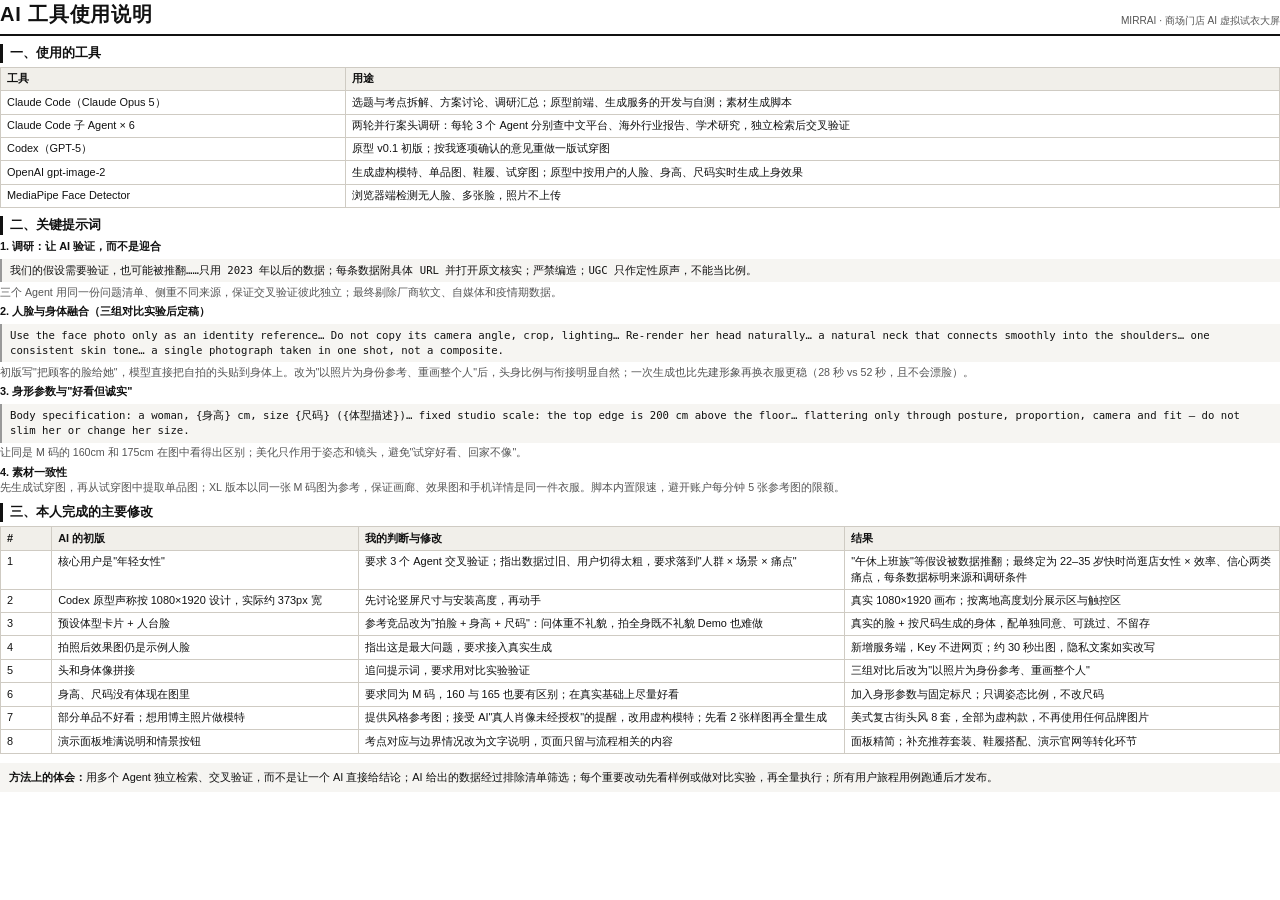
<file: deliverables/ai_usage.html>
<!doctype html>
<html lang="zh-CN"><head><meta charset="utf-8"><title>MIRRAI AI 工具使用说明</title>
<style>
@page { size: A4; margin: 9mm 12mm; }
* { box-sizing: border-box; margin: 0; }
body { font-family: "PingFang SC", "Helvetica Neue", Arial, sans-serif; color: #111; font-size: 8.2pt; line-height: 1.42; }
header { border-bottom: 1.5pt solid #111; padding-bottom: 4pt; margin-bottom: 6pt; display: flex; justify-content: space-between; align-items: flex-end; }
h1 { font-size: 15pt; letter-spacing: .04em; font-weight: 600; }
header span { font-size: 7.6pt; color: #555; }
h2 { font-size: 10pt; margin: 6pt 0 3pt; padding-left: 5pt; border-left: 2.5pt solid #111; }
table { width: 100%; border-collapse: collapse; margin-bottom: 3pt; }
th, td { border: .5pt solid #cfcbc3; padding: 2.6pt 4.5pt; vertical-align: top; text-align: left; }
th { background: #f1efea; font-weight: 600; }
blockquote { background: #f6f5f2; border-left: 2pt solid #999; padding: 3pt 6pt; margin: 3pt 0 2pt; font-size: 8pt; font-family: Menlo, "PingFang SC", monospace; line-height: 1.45; }
.why { color: #555; font-size: 8pt; margin-bottom: 3pt; }
.k { font-weight: 600; }
b { font-weight: 600; }
.foot { margin-top: 7pt; background: #f6f5f2; padding: 5pt 7pt; font-size: 8.2pt; }
</style></head><body>
<header><h1>AI 工具使用说明</h1><span>MIRRAI · 商场门店 AI 虚拟试衣大屏</span></header>

<h2>一、使用的工具</h2>
<table>
  <tr><th style="width:27%">工具</th><th>用途</th></tr>
  <tr><td>Claude Code（Claude Opus 5）</td><td>选题与考点拆解、方案讨论、调研汇总；原型前端、生成服务的开发与自测；素材生成脚本</td></tr>
  <tr><td>Claude Code 子 Agent × 6</td><td>两轮并行案头调研：每轮 3 个 Agent 分别查中文平台、海外行业报告、学术研究，独立检索后交叉验证</td></tr>
  <tr><td>Codex（GPT-5）</td><td>原型 v0.1 初版；按我逐项确认的意见重做一版试穿图</td></tr>
  <tr><td>OpenAI gpt-image-2</td><td>生成虚构模特、单品图、鞋履、试穿图；原型中按用户的人脸、身高、尺码实时生成上身效果</td></tr>
  <tr><td>MediaPipe Face Detector</td><td>浏览器端检测无人脸、多张脸，照片不上传</td></tr>
</table>

<h2>二、关键提示词</h2>
<p class="k">1. 调研：让 AI 验证，而不是迎合</p>
<blockquote>我们的假设需要验证，也可能被推翻……只用 2023 年以后的数据；每条数据附具体 URL 并打开原文核实；严禁编造；UGC 只作定性原声，不能当比例。</blockquote>
<p class="why">三个 Agent 用同一份问题清单、侧重不同来源，保证交叉验证彼此独立；最终剔除厂商软文、自媒体和疫情期数据。</p>

<p class="k">2. 人脸与身体融合（三组对比实验后定稿）</p>
<blockquote>Use the face photo only as an identity reference… Do not copy its camera angle, crop, lighting… Re-render her head naturally… a natural neck that connects smoothly into the shoulders… one consistent skin tone… a single photograph taken in one shot, not a composite.</blockquote>
<p class="why">初版写"把顾客的脸给她"，模型直接把自拍的头贴到身体上。改为"以照片为身份参考、重画整个人"后，头身比例与衔接明显自然；一次生成也比先建形象再换衣服更稳（28 秒 vs 52 秒，且不会漂脸）。</p>

<p class="k">3. 身形参数与"好看但诚实"</p>
<blockquote>Body specification: a woman, {身高} cm, size {尺码} ({体型描述})… fixed studio scale: the top edge is 200 cm above the floor… flattering only through posture, proportion, camera and fit — do not slim her or change her size.</blockquote>
<p class="why">让同是 M 码的 160cm 和 175cm 在图中看得出区别；美化只作用于姿态和镜头，避免"试穿好看、回家不像"。</p>

<p class="k">4. 素材一致性</p>
<p class="why">先生成试穿图，再从试穿图中提取单品图；XL 版本以同一张 M 码图为参考，保证画廊、效果图和手机详情是同一件衣服。脚本内置限速，避开账户每分钟 5 张参考图的限额。</p>

<h2>三、本人完成的主要修改</h2>
<table>
  <tr><th style="width:4%">#</th><th style="width:24%">AI 的初版</th><th style="width:38%">我的判断与修改</th><th>结果</th></tr>
  <tr><td>1</td><td>核心用户是"年轻女性"</td><td>要求 3 个 Agent 交叉验证；指出数据过旧、用户切得太粗，要求落到"人群 × 场景 × 痛点"</td><td>"午休上班族"等假设被数据推翻；最终定为 22–35 岁快时尚逛店女性 × 效率、信心两类痛点，每条数据标明来源和调研条件</td></tr>
  <tr><td>2</td><td>Codex 原型声称按 1080×1920 设计，实际约 373px 宽</td><td>先讨论竖屏尺寸与安装高度，再动手</td><td>真实 1080×1920 画布；按离地高度划分展示区与触控区</td></tr>
  <tr><td>3</td><td>预设体型卡片 + 人台脸</td><td>参考竞品改为"拍脸 + 身高 + 尺码"：问体重不礼貌，拍全身既不礼貌 Demo 也难做</td><td>真实的脸 + 按尺码生成的身体，配单独同意、可跳过、不留存</td></tr>
  <tr><td>4</td><td>拍照后效果图仍是示例人脸</td><td>指出这是最大问题，要求接入真实生成</td><td>新增服务端，Key 不进网页；约 30 秒出图，隐私文案如实改写</td></tr>
  <tr><td>5</td><td>头和身体像拼接</td><td>追问提示词，要求用对比实验验证</td><td>三组对比后改为"以照片为身份参考、重画整个人"</td></tr>
  <tr><td>6</td><td>身高、尺码没有体现在图里</td><td>要求同为 M 码，160 与 165 也要有区别；在真实基础上尽量好看</td><td>加入身形参数与固定标尺；只调姿态比例，不改尺码</td></tr>
  <tr><td>7</td><td>部分单品不好看；想用博主照片做模特</td><td>提供风格参考图；接受 AI"真人肖像未经授权"的提醒，改用虚构模特；先看 2 张样图再全量生成</td><td>美式复古街头风 8 套，全部为虚构款，不再使用任何品牌图片</td></tr>
  <tr><td>8</td><td>演示面板堆满说明和情景按钮</td><td>考点对应与边界情况改为文字说明，页面只留与流程相关的内容</td><td>面板精简；补充推荐套装、鞋履搭配、演示官网等转化环节</td></tr>
</table>
<div class="foot"><b>方法上的体会：</b>用多个 Agent 独立检索、交叉验证，而不是让一个 AI 直接给结论；AI 给出的数据经过排除清单筛选；每个重要改动先看样例或做对比实验，再全量执行；所有用户旅程用例跑通后才发布。</div>
</body></html>
</file>
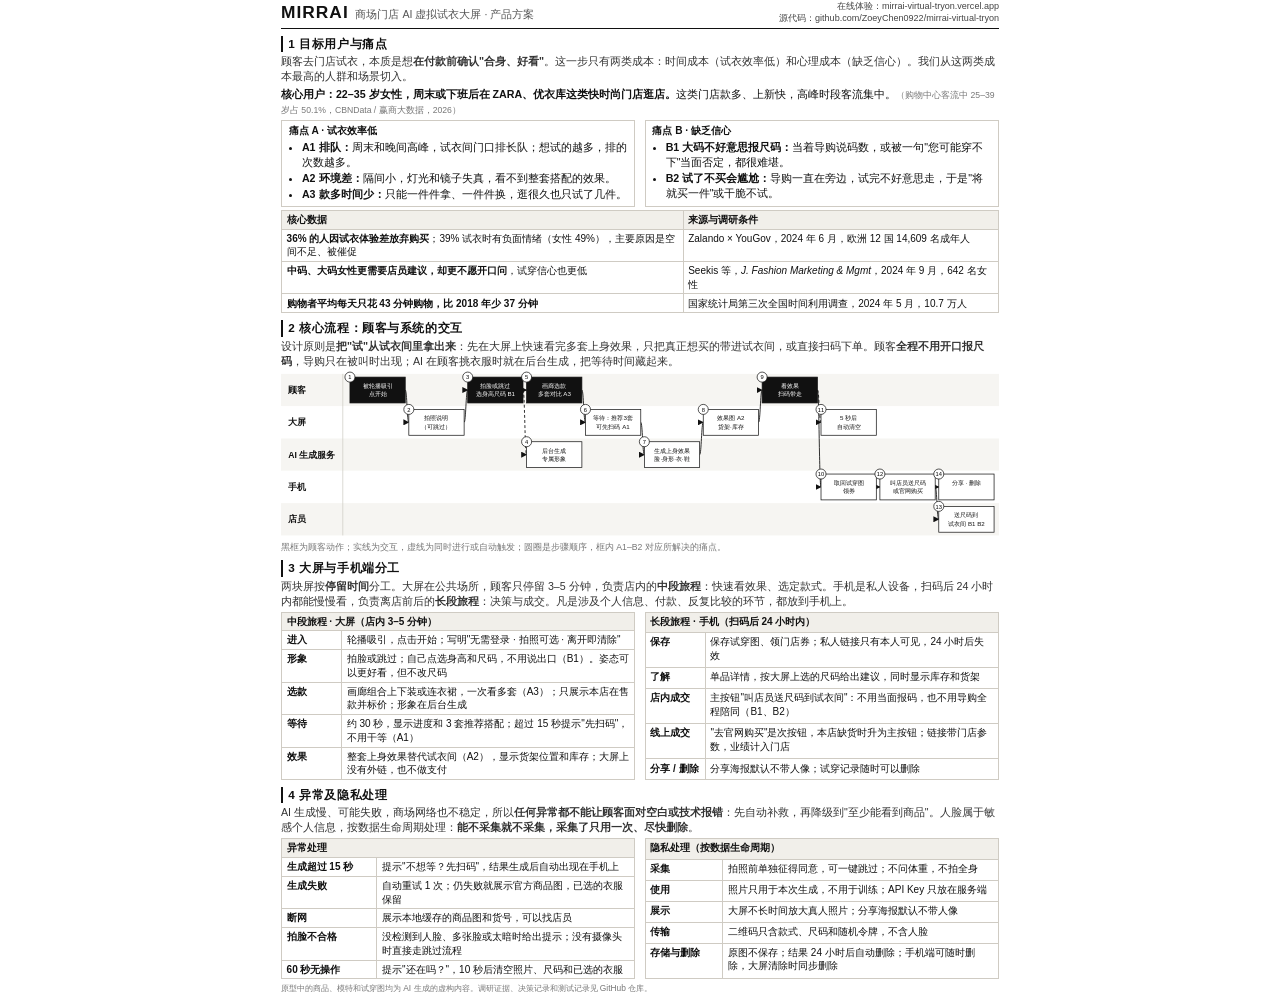
<file: deliverables/plan.html>
<!doctype html>
<html lang="zh-CN"><head><meta charset="utf-8"><title>MIRRAI 产品方案</title>
<style>
@page { size: A4; margin: 8mm 10mm; }
* { box-sizing: border-box; margin: 0; }
body { font-family: "PingFang SC", "Helvetica Neue", Arial, sans-serif; color: #111; font-size: 8pt; line-height: 1.42; width: 190mm; margin: 0 auto; }
header { display: flex; justify-content: space-between; align-items: flex-end; border-bottom: 1.2pt solid #111; padding-bottom: 2.5pt; }
h1 { font-size: 13pt; letter-spacing: .06em; font-weight: 600; }
h1 small { font-size: 8pt; font-weight: 400; color: #555; letter-spacing: 0; margin-left: 5pt; }
.links { text-align: right; font-size: 6.8pt; color: #444; line-height: 1.35; }
h2 { font-size: 8.8pt; letter-spacing: .05em; margin: 5pt 0 1.5pt; padding-left: 4pt; border-left: 2.2pt solid #111; }
h3 { font-size: 7.6pt; margin: 0 0 1pt; }
.lead { color: #333; margin-bottom: 2pt; }
b { font-weight: 600; }
ul { padding-left: 10pt; }
li { margin-bottom: .5pt; }
.src { color: #777; font-size: 6.5pt; }
table { width: 100%; border-collapse: collapse; font-size: 7.5pt; line-height: 1.36; }
th, td { border: .5pt solid #cfcbc3; padding: 1.6pt 3.5pt; vertical-align: top; text-align: left; }
th { background: #f1efea; font-weight: 600; }
td.cat { background: #faf9f6; font-weight: 600; white-space: nowrap; text-align: center; vertical-align: middle; }
.two { display: grid; grid-template-columns: 1fr 1fr; gap: 0 7pt; }
.box { border: .5pt solid #cfcbc3; padding: 2.5pt 5pt; }
svg { width: 100%; height: auto; display: block; margin: 1pt 0 0; }
.gap { margin-top: 2pt; }
footer { margin-top: 3pt; font-size: 6.3pt; color: #777; }
</style></head><body>
<header>
  <h1>MIRRAI<small>商场门店 AI 虚拟试衣大屏 · 产品方案</small></h1>
  <div class="links">在线体验：mirrai-virtual-tryon.vercel.app<br>源代码：github.com/ZoeyChen0922/mirrai-virtual-tryon</div>
</header>

<h2>1 目标用户与痛点</h2>
<p class="lead">顾客去门店试衣，本质是想<b>在付款前确认"合身、好看"</b>。这一步只有两类成本：时间成本（试衣效率低）和心理成本（缺乏信心）。我们从这两类成本最高的人群和场景切入。</p>
<p><b>核心用户：22–35 岁女性，周末或下班后在 ZARA、优衣库这类快时尚门店逛店。</b>这类门店款多、上新快，高峰时段客流集中。<span class="src">（购物中心客流中 25–39 岁占 50.1%，CBNData / 赢商大数据，2026）</span></p>
<div class="two gap">
  <div class="box"><h3>痛点 A · 试衣效率低</h3><ul>
    <li><b>A1 排队：</b>周末和晚间高峰，试衣间门口排长队；想试的越多，排的次数越多。</li>
    <li><b>A2 环境差：</b>隔间小，灯光和镜子失真，看不到整套搭配的效果。</li>
    <li><b>A3 款多时间少：</b>只能一件件拿、一件件换，逛很久也只试了几件。</li></ul></div>
  <div class="box"><h3>痛点 B · 缺乏信心</h3><ul>
    <li><b>B1 大码不好意思报尺码：</b>当着导购说码数，或被一句"您可能穿不下"当面否定，都很难堪。</li>
    <li><b>B2 试了不买会尴尬：</b>导购一直在旁边，试完不好意思走，于是"将就买一件"或干脆不试。</li></ul></div>
</div>
<table class="gap">
  <tr><th style="width:56%">核心数据</th><th>来源与调研条件</th></tr>
  <tr><td><b>36% 的人因试衣体验差放弃购买</b>；39% 试衣时有负面情绪（女性 49%），主要原因是空间不足、被催促</td><td>Zalando × YouGov，2024 年 6 月，欧洲 12 国 14,609 名成年人</td></tr>
  <tr><td><b>中码、大码女性更需要店员建议，却更不愿开口问</b>，试穿信心也更低</td><td>Seekis 等，<i>J. Fashion Marketing &amp; Mgmt</i>，2024 年 9 月，642 名女性</td></tr>
  <tr><td><b>购物者平均每天只花 43 分钟购物，比 2018 年少 37 分钟</b></td><td>国家统计局第三次全国时间利用调查，2024 年 5 月，10.7 万人</td></tr>
</table>

<h2>2 核心流程：顾客与系统的交互</h2>
<p class="lead">设计原则是<b>把"试"从试衣间里拿出来</b>：先在大屏上快速看完多套上身效果，只把真正想买的带进试衣间，或直接扫码下单。顾客<b>全程不用开口报尺码</b>，导购只在被叫时出现；AI 在顾客挑衣服时就在后台生成，把等待时间藏起来。</p>
<svg id="journey" viewBox="0 0 1000 236" xmlns="http://www.w3.org/2000/svg"></svg>
<p class="src">黑框为顾客动作；实线为交互，虚线为同时进行或自动触发；圆圈是步骤顺序，框内 A1–B2 对应所解决的痛点。</p>

<h2>3 大屏与手机端分工</h2>
<p class="lead">两块屏按<b>停留时间</b>分工。大屏在公共场所，顾客只停留 3–5 分钟，负责店内的<b>中段旅程</b>：快速看效果、选定款式。手机是私人设备，扫码后 24 小时内都能慢慢看，负责离店前后的<b>长段旅程</b>：决策与成交。凡是涉及个人信息、付款、反复比较的环节，都放到手机上。</p>
<div class="two">
<table>
  <tr><th colspan="2">中段旅程 · 大屏（店内 3–5 分钟）</th></tr>
  <tr><td style="width:17%"><b>进入</b></td><td>轮播吸引，点击开始；写明"无需登录 · 拍照可选 · 离开即清除"</td></tr>
  <tr><td><b>形象</b></td><td>拍脸或跳过；自己点选身高和尺码，不用说出口（B1）。姿态可以更好看，但不改尺码</td></tr>
  <tr><td><b>选款</b></td><td>画廊组合上下装或连衣裙，一次看多套（A3）；只展示本店在售款并标价；形象在后台生成</td></tr>
  <tr><td><b>等待</b></td><td>约 30 秒，显示进度和 3 套推荐搭配；超过 15 秒提示"先扫码"，不用干等（A1）</td></tr>
  <tr><td><b>效果</b></td><td>整套上身效果替代试衣间（A2），显示货架位置和库存；大屏上没有外链，也不做支付</td></tr>
</table>
<table>
  <tr><th colspan="2">长段旅程 · 手机（扫码后 24 小时内）</th></tr>
  <tr><td style="width:17%"><b>保存</b></td><td>保存试穿图、领门店券；私人链接只有本人可见，24 小时后失效</td></tr>
  <tr><td><b>了解</b></td><td>单品详情，按大屏上选的尺码给出建议，同时显示库存和货架</td></tr>
  <tr><td><b>店内成交</b></td><td>主按钮"叫店员送尺码到试衣间"：不用当面报码，也不用导购全程陪同（B1、B2）</td></tr>
  <tr><td><b>线上成交</b></td><td>"去官网购买"是次按钮，本店缺货时升为主按钮；链接带门店参数，业绩计入门店</td></tr>
  <tr><td><b>分享 / 删除</b></td><td>分享海报默认不带人像；试穿记录随时可以删除</td></tr>
</table>
</div>

<h2>4 异常及隐私处理</h2>
<p class="lead">AI 生成慢、可能失败，商场网络也不稳定，所以<b>任何异常都不能让顾客面对空白或技术报错</b>：先自动补救，再降级到"至少能看到商品"。人脸属于敏感个人信息，按数据生命周期处理：<b>能不采集就不采集，采集了只用一次、尽快删除</b>。</p>
<div class="two">
<table>
  <tr><th colspan="2">异常处理</th></tr>
  <tr><td style="width:27%"><b>生成超过 15 秒</b></td><td>提示"不想等？先扫码"，结果生成后自动出现在手机上</td></tr>
  <tr><td><b>生成失败</b></td><td>自动重试 1 次；仍失败就展示官方商品图，已选的衣服保留</td></tr>
  <tr><td><b>断网</b></td><td>展示本地缓存的商品图和货号，可以找店员</td></tr>
  <tr><td><b>拍脸不合格</b></td><td>没检测到人脸、多张脸或太暗时给出提示；没有摄像头时直接走跳过流程</td></tr>
  <tr><td><b>60 秒无操作</b></td><td>提示"还在吗？"，10 秒后清空照片、尺码和已选的衣服</td></tr>
</table>
<table>
  <tr><th colspan="2">隐私处理（按数据生命周期）</th></tr>
  <tr><td style="width:22%"><b>采集</b></td><td>拍照前单独征得同意，可一键跳过；不问体重，不拍全身</td></tr>
  <tr><td><b>使用</b></td><td>照片只用于本次生成，不用于训练；API Key 只放在服务端</td></tr>
  <tr><td><b>展示</b></td><td>大屏不长时间放大真人照片；分享海报默认不带人像</td></tr>
  <tr><td><b>传输</b></td><td>二维码只含款式、尺码和随机令牌，不含人脸</td></tr>
  <tr><td><b>存储与删除</b></td><td>原图不保存；结果 24 小时后自动删除；手机端可随时删除，大屏清除时同步删除</td></tr>
</table>
</div>
<footer>原型中的商品、模特和试穿图均为 AI 生成的虚构内容。调研证据、决策记录和测试记录见 GitHub 仓库。</footer>

<script>
// Swimlane journey: who hands what to whom. Inline SVG so it prints crisply in the PDF.
const lanes = ['顾客', '大屏', 'AI 生成服务', '手机', '店员'];
const LH = 45, TOP = 4, X0 = 96, DX = 82, BW = 77, BH = 36;
const nodes = [
  [0, 0, '被轮播吸引<br>点开始'],
  [1, 1, '拍照说明<br>（可跳过）'],
  [2, 0, '拍脸或跳过<br>选身高尺码 B1'],
  [3, 2, '后台生成<br>专属形象'],
  [3, 0, '画廊选款<br>多套对比 A3'],
  [4, 1, '等待：推荐3套<br>可先扫码 A1'],
  [5, 2, '生成上身效果<br>脸·身形·衣·鞋'],
  [6, 1, '效果图 A2<br>货架·库存'],
  [7, 0, '看效果<br>扫码带走'],
  [8, 3, '取回试穿图<br>领券'],
  [8, 1, '5 秒后<br>自动清空'],
  [9, 3, '叫店员送尺码<br>或官网购买'],
  [10, 4, '送尺码到<br>试衣间 B1 B2'],
  [10, 3, '分享 · 删除']
];
const edges = [[0,1],[1,2],[2,3,'dash'],[2,4],[4,5],[5,6],[6,7],[7,8],[8,9],[8,10,'dash'],[9,11],[11,12],[11,13]];
const svg = document.getElementById('journey');
const cx = n => X0 + nodes[n][0] * DX + BW / 2, cy = n => TOP + nodes[n][1] * LH + LH / 2;
let s = '<defs><marker id="ar" viewBox="0 0 10 10" refX="9" refY="5" markerWidth="7" markerHeight="7" orient="auto"><path d="M0,0 L10,5 L0,10 z" fill="#111"/></marker></defs>';
lanes.forEach((l, i) => {
  s += `<rect x="0" y="${TOP + i * LH}" width="1000" height="${LH}" fill="${i % 2 ? '#fff' : '#f6f5f2'}"/>`;
  s += `<text x="10" y="${TOP + i * LH + LH / 2 + 4}" font-size="12" font-weight="600" fill="#111">${l}</text>`;
});
s += `<line x1="86" y1="${TOP}" x2="86" y2="${TOP + lanes.length * LH}" stroke="#cfcbc3"/>`;
edges.forEach(([a, b, d]) => {
  const fwd = nodes[b][0] > nodes[a][0], down = cy(b) > cy(a);
  const x1 = cx(a) + (fwd ? BW / 2 : 0), y1 = cy(a) + (fwd ? 0 : (down ? BH / 2 : -BH / 2));
  const x2 = cx(b) - (fwd ? BW / 2 : 0), y2 = cy(b) - (fwd ? 0 : (down ? BH / 2 : -BH / 2));
  s += `<path d="M${x1},${y1} C${(x1 + x2) / 2},${y1} ${(x1 + x2) / 2},${y2} ${x2},${y2}" fill="none" stroke="#111" stroke-width="1.2" ${d ? 'stroke-dasharray="4 3"' : ''} marker-end="url(#ar)"/>`;
});
nodes.forEach(([c, l, t], i) => {
  const x = X0 + c * DX, y = TOP + l * LH + (LH - BH) / 2;
  s += `<rect x="${x}" y="${y}" width="${BW}" height="${BH}" fill="${l === 0 ? '#111' : '#fff'}" stroke="#111" stroke-width="1"/>`;
  s += `<circle cx="${x}" cy="${y}" r="7" fill="#fff" stroke="#111"/><text x="${x}" y="${y + 3}" font-size="8" text-anchor="middle">${i + 1}</text>`;
  t.split('<br>').forEach((line, k) => {
    s += `<text x="${x + BW / 2}" y="${y + 15 + k * 12}" font-size="8.6" text-anchor="middle" fill="${l === 0 ? '#fff' : '#111'}">${line}</text>`;
  });
});
svg.innerHTML = s;
</script>
</body></html>
</file>
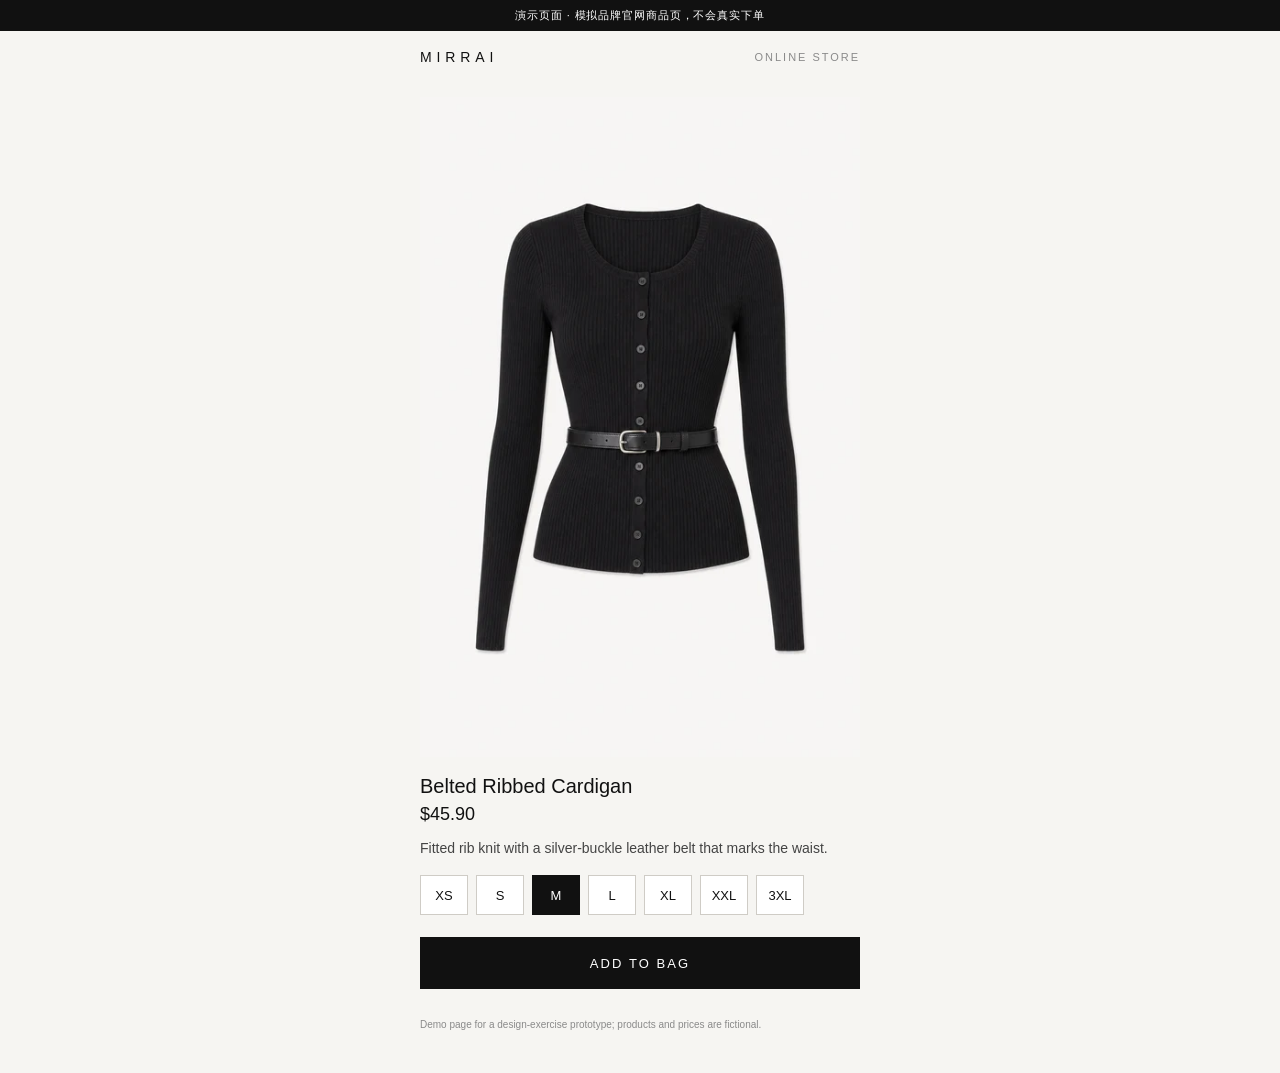
<file: prototype/shop.html>
<!doctype html>
<html lang="zh-CN">
<head>
  <meta charset="UTF-8" />
  <meta name="viewport" content="width=device-width, initial-scale=1.0" />
  <title>MIRRAI 官网（演示）</title>
  <link rel="stylesheet" href="./m.css" />
  <style>
    .demo-bar { background: #111; color: #fff; font-size: 11px; letter-spacing: .08em; text-align: center; padding: 8px; }
    .shop-img { display: block; width: calc(100% - 40px); margin: 14px 20px 0; aspect-ratio: 2 / 3; object-fit: cover; background: #f0efec; }
    .sizes { display: flex; gap: 8px; margin: 16px 0 4px; flex-wrap: wrap; }
    .sizes button { min-width: 48px; height: 40px; border: 1px solid #cfccc6; background: #fff; font-size: 13px; }
    .sizes button.on { background: #111; color: #fff; border-color: #111; }
  </style>
</head>
<body>
  <!-- Demo brand store: where "Buy online" lands. Not a real shop — no payment, nothing is stored. -->
  <div class="demo-bar">演示页面 · 模拟品牌官网商品页，不会真实下单</div>
  <main id="shop"></main>
  <div id="toast" hidden></div>
  <script src="./data.js"></script>
  <script>
    const q = new URLSearchParams(location.search);
    const p = PRODUCTS.find(x => x.id === q.get('id')) || PRODUCTS[0];
    const zh = (q.get('lang') || navigator.language || 'zh').startsWith('zh'); // follow the phone page's language
    const t = (a, b) => (zh ? a : b);
    let size = 'M';
    function render() {
      document.getElementById('shop').innerHTML = `
        <header class="head"><span class="logo">MIRRAI</span><span class="label">${t('官方商城', 'Online store')}</span></header>
        <img class="shop-img" src="assets/products/${p.img}" alt="">
        <div class="detail"><h1>${zh ? p.zh : p.en}</h1><div class="price">${money(p.price)}</div><p>${p.note[zh ? 'zh' : 'en']}</p>
          <div class="sizes">${['XS', 'S', 'M', 'L', 'XL', 'XXL', '3XL'].map(s => `<button class="${s === size ? 'on' : ''}" data-s="${s}">${s}</button>`).join('')}</div>
          <p class="label" style="margin-top:10px">${q.get('store') ? t('来自门店 ', 'Referred by store ') + q.get('store') + ' · ' + t('业绩计入该门店', 'credited to that store') : ''}</p>
        </div>
        <div class="actions"><button class="btn primary" data-a="bag">${t('加入购物袋', 'Add to bag')}</button></div>
        <p class="foot">${t('本页为笔试原型的演示页面，商品与价格均为虚构。', 'Demo page for a design-exercise prototype; products and prices are fictional.')}</p>`;
    }
    document.addEventListener('click', e => {
      const s = e.target.closest('[data-s]'); if (s) { size = s.dataset.s; render(); }
      if (e.target.closest('[data-a="bag"]')) {
        const el = document.getElementById('toast'); el.textContent = t(`已加入购物袋（${size} 码，演示）`, `Added to bag (size ${size}, demo)`);
        el.hidden = false; setTimeout(() => (el.hidden = true), 2400);
      }
    });
    render();
  </script>
</body>
</html>
</file>
<file: prototype/m.css>
:root { --paper: #f6f5f2; --studio: #ece9e3; --ink: #111; --grey: #8a8a8a; --line: #e2e0db; --error: #a33a2b;
  --sans: "Helvetica Neue", Inter, Arial, "PingFang SC", "Noto Sans SC", sans-serif; }
* { box-sizing: border-box; margin: 0; }
body { font-family: var(--sans); color: var(--ink); background: var(--paper); -webkit-font-smoothing: antialiased; }
button { font: inherit; color: inherit; background: none; border: 0; cursor: pointer; }
img { display: block; max-width: 100%; }
main { max-width: 480px; margin: 0 auto; padding-bottom: 40px; }

.head { display: flex; justify-content: space-between; align-items: center; padding: 18px 20px; }
.logo { letter-spacing: .35em; font-weight: 500; font-size: 14px; }
.lang, .back { font-size: 12px; letter-spacing: .14em; text-transform: uppercase; padding: 8px 0; }
.private { margin: 0 20px; border: 1px solid var(--ink); padding: 10px 12px; font-size: 12px; letter-spacing: .06em; text-align: center; background: #fff; }
.label { font-size: 11px; letter-spacing: .18em; text-transform: uppercase; color: var(--grey); }

.hero { margin: 14px 20px 0; background: var(--studio); position: relative; aspect-ratio: 2 / 3; overflow: hidden; }
.hero img { width: 100%; height: 100%; object-fit: cover; }
.hero .badge { position: absolute; left: 10px; top: 10px; font-size: 10px; letter-spacing: .16em; border: 1px solid var(--ink); padding: 4px 6px; background: rgba(255,255,255,.7); }
.flats { display: grid; grid-template-columns: 1fr 1fr; gap: 8px; margin: 14px 20px 0; }
.flats img { aspect-ratio: 2 / 3; object-fit: cover; }
.pending { margin: 14px 20px 0; aspect-ratio: 2 / 3; background: var(--studio); display: grid; place-items: center; text-align: center; padding: 30px; }
.pending b { display: block; font-weight: 500; letter-spacing: .14em; text-transform: uppercase; margin: 14px 0 6px; font-size: 14px; }
.pending p { font-size: 13px; color: var(--grey); }
.spin { width: 44px; height: 44px; border: 2px solid var(--line); border-top-color: var(--ink); border-radius: 50%; margin: 0 auto; animation: spin 1s linear infinite; }
@keyframes spin { to { transform: rotate(360deg); } }
.caption { margin: 8px 20px 0; font-size: 11px; color: var(--grey); }

.coupon { margin: 18px 20px 0; border: 1px dashed var(--ink); padding: 14px 16px; display: flex; justify-content: space-between; align-items: center; background: #fff; }
.coupon b { font-weight: 500; display: block; font-size: 15px; }
.coupon small { font-size: 12px; color: var(--grey); }
.coupon button { border: 1px solid var(--ink); padding: 8px 14px; font-size: 12px; letter-spacing: .14em; text-transform: uppercase; }
.coupon button.got { background: var(--ink); color: #fff; }

.list { margin: 22px 20px 0; border-top: 1px solid var(--line); }
.li { display: grid; grid-template-columns: 64px 1fr auto; gap: 14px; align-items: center; padding: 12px 0; border-bottom: 1px solid var(--line); width: 100%; text-align: left; }
.li img { width: 64px; height: 96px; object-fit: cover; background: #f0efec; }
.li b { font-weight: 400; font-size: 14px; display: block; }
.li span { font-size: 14px; font-weight: 500; }
.li small { display: block; font-size: 11px; color: var(--grey); margin-top: 4px; }
.li .go { font-size: 11px; letter-spacing: .14em; text-transform: uppercase; text-decoration: underline; }

.actions { margin: 22px 20px 0; display: grid; gap: 10px; }
.btn { min-height: 52px; border: 1px solid var(--ink); background: #fff; font-size: 13px; letter-spacing: .16em; text-transform: uppercase; width: 100%; padding: 0 12px; }
.btn.primary { background: var(--ink); color: #fff; }
.btn.quiet { border-color: transparent; text-decoration: underline; text-underline-offset: 4px; color: var(--grey); }
a.btn { display: grid; place-items: center; text-decoration: none; color: inherit; }
a.btn.primary { color: #fff; }

.detail-img { margin: 6px 20px 0; aspect-ratio: 2 / 3; object-fit: cover; width: calc(100% - 40px); background: #f0efec; }
.detail { margin: 18px 20px 0; }
.detail h1 { font-size: 20px; font-weight: 500; }
.detail .price { font-size: 18px; margin-top: 6px; }
.detail p { font-size: 14px; line-height: 1.6; color: #444; margin-top: 12px; }
.facts { margin-top: 16px; border-top: 1px solid var(--line); }
.facts div { display: flex; justify-content: space-between; padding: 12px 0; border-bottom: 1px solid var(--line); font-size: 13px; }
.facts .oos { color: var(--error); }

.foot { margin: 28px 20px 0; font-size: 10px; line-height: 1.6; color: var(--grey); }
.empty { padding: 120px 30px; text-align: center; }
.empty h1 { font-size: 20px; font-weight: 500; margin: 12px 0; }
.empty p { font-size: 14px; color: var(--grey); line-height: 1.6; }

#sheet { position: fixed; inset: 0; background: rgba(17,17,17,.55); display: flex; align-items: flex-end; justify-content: center; z-index: 10; }
#sheet[hidden] { display: none; }
.sheet-box { background: #fff; width: 100%; max-width: 480px; padding: 22px 20px 28px; max-height: 92vh; overflow: auto; }
.sheet-box h2 { font-size: 18px; font-weight: 500; margin: 8px 0 14px; }
.sheet-box p { font-size: 13px; color: #444; line-height: 1.6; }
.poster { width: 100%; aspect-ratio: 9 / 16; object-fit: contain; background: var(--paper); margin: 10px 0; }
.toggle { display: flex; justify-content: space-between; align-items: center; padding: 12px 0; border-top: 1px solid var(--line); border-bottom: 1px solid var(--line); font-size: 13px; margin-bottom: 12px; }
.switch { width: 44px; height: 26px; border: 1px solid var(--ink); position: relative; }
.switch::after { content: ""; position: absolute; top: 3px; left: 3px; width: 18px; height: 18px; background: var(--ink); transition: left .15s; }
.switch.on { background: var(--ink); }
.switch.on::after { left: 21px; background: #fff; }

#toast { position: fixed; left: 50%; bottom: 28px; transform: translateX(-50%); background: var(--ink); color: #fff; font-size: 13px; padding: 12px 16px; z-index: 20; max-width: 90vw; text-align: center; }
#toast[hidden] { display: none; }
</file>
